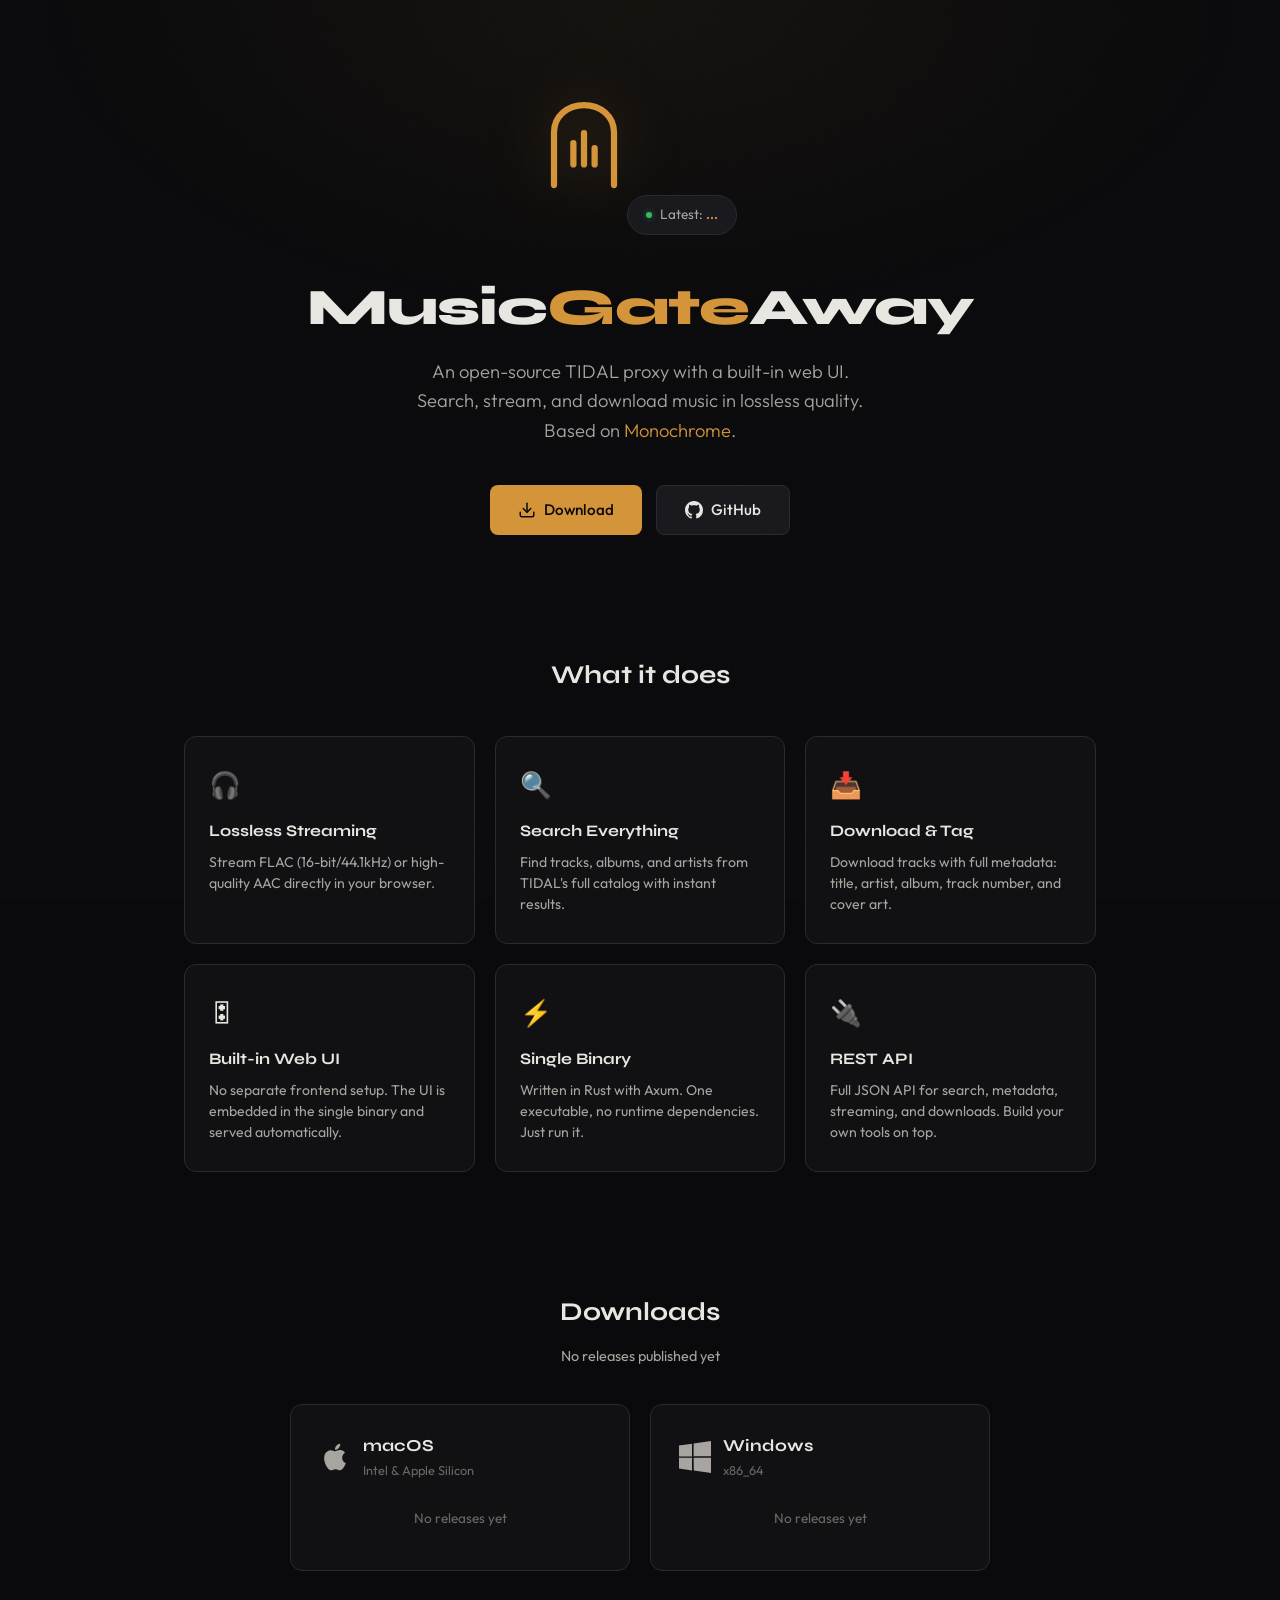
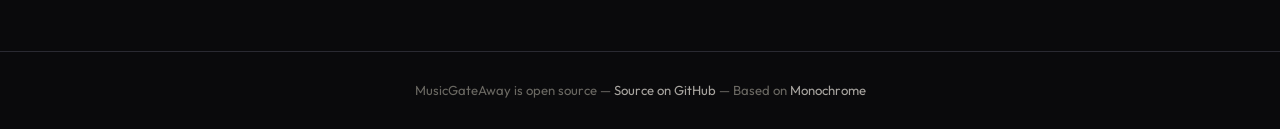
<file: website/index.html>
<!DOCTYPE html>
<html lang="en">
<head>
  <meta charset="UTF-8">
  <meta name="viewport" content="width=device-width, initial-scale=1.0">
  <title>MusicGateAway</title>
  <link rel="icon" type="image/svg+xml" href="data:image/svg+xml,<svg xmlns='http://www.w3.org/2000/svg' viewBox='0 0 32 36'><path d='M4 34V13C4 6.4 9.4 2 16 2s12 4.4 12 11v21' stroke='%23d4943a' stroke-width='2.5' stroke-linecap='round' fill='none'/><rect x='10.5' y='16' width='2.5' height='11' rx='1.25' fill='%23d4943a'/><rect x='14.75' y='12' width='2.5' height='15' rx='1.25' fill='%23d4943a'/><rect x='19' y='18' width='2.5' height='9' rx='1.25' fill='%23d4943a'/></svg>">
  <link rel="preconnect" href="https://fonts.googleapis.com">
  <link rel="preconnect" href="https://fonts.gstatic.com" crossorigin>
  <link href="https://fonts.googleapis.com/css2?family=Outfit:wght@300;400;500;600&family=Syne:wght@600;700;800&display=swap" rel="stylesheet">
  <style>
    *, *::before, *::after { box-sizing: border-box; margin: 0; padding: 0; }

    :root {
      --bg-deep: #0a0a0c;
      --bg: #111114;
      --bg-elevated: #19191e;
      --bg-hover: #222228;
      --border: #2a2a32;
      --text: #e8e6e1;
      --text-secondary: #a8a5a0;
      --text-tertiary: #6a6862;
      --accent: #d4943a;
      --accent-dim: #b07828;
      --accent-glow: rgba(212, 148, 58, 0.15);
      --font-display: 'Syne', sans-serif;
      --font-body: 'Outfit', sans-serif;
    }

    html { scroll-behavior: smooth; }

    body {
      font-family: var(--font-body);
      background: var(--bg-deep);
      color: var(--text);
      line-height: 1.6;
      min-height: 100vh;
      overflow-x: hidden;
    }

    body::before {
      content: '';
      position: fixed;
      inset: 0;
      background: radial-gradient(ellipse 80% 60% at 50% 0%, rgba(212,148,58,0.06) 0%, transparent 60%);
      pointer-events: none;
      z-index: 0;
    }

    /* --- Noise texture --- */
    body::after {
      content: '';
      position: fixed;
      inset: 0;
      opacity: 0.025;
      background-image: url("data:image/svg+xml,%3Csvg viewBox='0 0 256 256' xmlns='http://www.w3.org/2000/svg'%3E%3Cfilter id='n'%3E%3CfeTurbulence type='fractalNoise' baseFrequency='0.9' numOctaves='4' stitchTiles='stitch'/%3E%3C/filter%3E%3Crect width='100%25' height='100%25' filter='url(%23n)'/%3E%3C/svg%3E");
      background-size: 256px 256px;
      pointer-events: none;
      z-index: 0;
    }

    a { color: var(--accent); text-decoration: none; }
    a:hover { color: var(--text); }

    .container {
      max-width: 960px;
      margin: 0 auto;
      padding: 0 24px;
      position: relative;
      z-index: 1;
    }

    /* --- Hero --- */
    .hero {
      text-align: center;
      padding: 100px 0 60px;
    }

    .hero-logo {
      width: 80px;
      height: 90px;
      color: var(--accent);
      margin-bottom: 28px;
      filter: drop-shadow(0 0 30px rgba(212,148,58,0.3));
      animation: fadeInUp 0.6s ease both;
    }

    .hero h1 {
      font-family: var(--font-display);
      font-size: 3.2rem;
      font-weight: 800;
      letter-spacing: -1px;
      margin-bottom: 8px;
      animation: fadeInUp 0.6s ease 0.1s both;
    }

    .hero h1 strong {
      color: var(--accent);
      font-weight: 800;
    }

    .hero .tagline {
      font-size: 1.15rem;
      color: var(--text-secondary);
      font-weight: 300;
      max-width: 480px;
      margin: 0 auto 40px;
      animation: fadeInUp 0.6s ease 0.2s both;
    }

    .hero-actions {
      display: flex;
      gap: 14px;
      justify-content: center;
      flex-wrap: wrap;
      animation: fadeInUp 0.6s ease 0.3s both;
    }

    /* --- Version badge --- */
    .version-badge {
      display: inline-flex;
      align-items: center;
      gap: 8px;
      background: var(--bg-elevated);
      border: 1px solid var(--border);
      border-radius: 100px;
      padding: 8px 18px;
      font-size: 0.85rem;
      color: var(--text-secondary);
      margin-bottom: 32px;
      animation: fadeInUp 0.6s ease 0.05s both;
    }

    .version-badge .ver {
      color: var(--accent);
      font-weight: 600;
    }

    .version-badge .dot {
      width: 6px;
      height: 6px;
      border-radius: 50%;
      background: #3aba5a;
      box-shadow: 0 0 6px #3aba5a88;
    }

    /* --- Buttons --- */
    .btn {
      display: inline-flex;
      align-items: center;
      gap: 8px;
      padding: 12px 28px;
      border-radius: 8px;
      font-family: var(--font-body);
      font-size: 0.95rem;
      font-weight: 500;
      border: none;
      cursor: pointer;
      transition: all 0.2s ease;
      text-decoration: none;
    }

    .btn-primary {
      background: var(--accent);
      color: #0a0a0c;
    }
    .btn-primary:hover {
      background: #e0a548;
      color: #0a0a0c;
      transform: translateY(-1px);
      box-shadow: 0 6px 24px rgba(212,148,58,0.3);
    }

    .btn-secondary {
      background: var(--bg-elevated);
      color: var(--text);
      border: 1px solid var(--border);
    }
    .btn-secondary:hover {
      background: var(--bg-hover);
      transform: translateY(-1px);
      color: var(--text);
    }

    .btn svg {
      width: 18px;
      height: 18px;
    }

    /* --- Features --- */
    .features {
      padding: 60px 0;
    }

    .features h2 {
      font-family: var(--font-display);
      font-size: 1.6rem;
      font-weight: 700;
      text-align: center;
      margin-bottom: 40px;
    }

    .feature-grid {
      display: grid;
      grid-template-columns: repeat(3, 1fr);
      gap: 20px;
    }

    .feature-card {
      background: var(--bg);
      border: 1px solid var(--border);
      border-radius: 12px;
      padding: 28px 24px;
      transition: border-color 0.2s, transform 0.2s;
    }

    .feature-card:hover {
      border-color: var(--accent-dim);
      transform: translateY(-2px);
    }

    .feature-card .icon {
      font-size: 1.6rem;
      margin-bottom: 12px;
      display: block;
    }

    .feature-card h3 {
      font-family: var(--font-display);
      font-size: 1rem;
      font-weight: 700;
      margin-bottom: 8px;
    }

    .feature-card p {
      font-size: 0.88rem;
      color: var(--text-secondary);
      line-height: 1.5;
    }

    /* --- Downloads --- */
    .downloads {
      padding: 60px 0 80px;
    }

    .downloads h2 {
      font-family: var(--font-display);
      font-size: 1.6rem;
      font-weight: 700;
      text-align: center;
      margin-bottom: 12px;
    }

    .downloads .sub {
      text-align: center;
      color: var(--text-secondary);
      font-size: 0.9rem;
      margin-bottom: 36px;
    }

    .download-grid {
      display: grid;
      grid-template-columns: repeat(2, 1fr);
      gap: 20px;
      max-width: 700px;
      margin: 0 auto;
    }

    .dl-card {
      background: var(--bg);
      border: 1px solid var(--border);
      border-radius: 12px;
      padding: 28px;
      display: flex;
      flex-direction: column;
      gap: 16px;
    }

    .dl-card .dl-os {
      display: flex;
      align-items: center;
      gap: 12px;
    }

    .dl-card .dl-os svg {
      width: 32px;
      height: 32px;
      color: var(--text-secondary);
      flex-shrink: 0;
    }

    .dl-card .dl-os-info h3 {
      font-family: var(--font-display);
      font-size: 1.05rem;
      font-weight: 700;
    }

    .dl-card .dl-os-info p {
      font-size: 0.8rem;
      color: var(--text-tertiary);
    }

    .dl-links {
      display: flex;
      flex-direction: column;
      gap: 8px;
    }

    .dl-link {
      display: flex;
      align-items: center;
      justify-content: space-between;
      padding: 10px 14px;
      background: var(--bg-elevated);
      border: 1px solid var(--border);
      border-radius: 8px;
      font-size: 0.85rem;
      color: var(--text);
      text-decoration: none;
      transition: all 0.15s;
    }

    .dl-link:hover {
      border-color: var(--accent-dim);
      background: var(--bg-hover);
      color: var(--text);
    }

    .dl-link .dl-label {
      font-weight: 500;
    }

    .dl-link .dl-size {
      color: var(--text-tertiary);
      font-size: 0.78rem;
    }

    .dl-empty {
      color: var(--text-tertiary);
      font-size: 0.85rem;
      text-align: center;
      padding: 12px;
    }

    /* --- Footer --- */
    footer {
      border-top: 1px solid var(--border);
      padding: 28px 0;
      text-align: center;
      font-size: 0.82rem;
      color: var(--text-tertiary);
    }

    footer a { color: var(--text-secondary); }
    footer a:hover { color: var(--accent); }

    /* --- Spinner --- */
    .spinner {
      display: inline-block;
      width: 16px;
      height: 16px;
      border: 2px solid var(--border);
      border-top-color: var(--accent);
      border-radius: 50%;
      animation: spin 0.6s linear infinite;
    }

    /* --- Animations --- */
    @keyframes fadeInUp {
      from { opacity: 0; transform: translateY(16px); }
      to { opacity: 1; transform: translateY(0); }
    }

    @keyframes spin {
      to { transform: rotate(360deg); }
    }

    /* --- Responsive --- */
    @media (max-width: 768px) {
      .hero { padding: 60px 0 40px; }
      .hero h1 { font-size: 2.2rem; }
      .feature-grid { grid-template-columns: 1fr; }
      .download-grid { grid-template-columns: 1fr; }
    }

    @media (max-width: 480px) {
      .hero h1 { font-size: 1.8rem; }
      .hero-actions { flex-direction: column; align-items: center; }
    }
  </style>
</head>
<body>
  <div class="container">
    <section class="hero">
      <svg class="hero-logo" viewBox="0 0 32 36" fill="none" xmlns="http://www.w3.org/2000/svg">
        <path d="M4 34V13C4 6.4 9.4 2 16 2s12 4.4 12 11v21" stroke="currentColor" stroke-width="2.5" stroke-linecap="round"/>
        <rect x="10.5" y="16" width="2.5" height="11" rx="1.25" fill="currentColor"/>
        <rect x="14.75" y="12" width="2.5" height="15" rx="1.25" fill="currentColor"/>
        <rect x="19" y="18" width="2.5" height="9" rx="1.25" fill="currentColor"/>
      </svg>
      <div class="version-badge">
        <span class="dot"></span>
        <span>Latest: <span class="ver" id="versionTag">loading...</span></span>
      </div>
      <h1>Music<strong>Gate</strong>Away</h1>
      <p class="tagline">An open-source TIDAL proxy with a built-in web UI. Search, stream, and download music in lossless quality. Based on <a href="https://monochrome.samidy.com/">Monochrome</a>.</p>
      <div class="hero-actions">
        <a href="#downloads" class="btn btn-primary">
          <svg viewBox="0 0 24 24" fill="none" stroke="currentColor" stroke-width="2" stroke-linecap="round" stroke-linejoin="round"><path d="M21 15v4a2 2 0 01-2 2H5a2 2 0 01-2-2v-4"/><polyline points="7 10 12 15 17 10"/><line x1="12" y1="15" x2="12" y2="3"/></svg>
          Download
        </a>
        <a href="https://github.com/outcast1000/MusicGateAway" class="btn btn-secondary" target="_blank" rel="noopener">
          <svg viewBox="0 0 24 24" fill="currentColor"><path d="M12 0C5.37 0 0 5.37 0 12c0 5.31 3.435 9.795 8.205 11.385.6.105.825-.255.825-.57 0-.285-.015-1.23-.015-2.235-3.015.555-3.795-.735-4.035-1.41-.135-.345-.72-1.41-1.23-1.695-.42-.225-1.02-.78-.015-.795.945-.015 1.62.87 1.845 1.23 1.08 1.815 2.805 1.305 3.495.99.105-.78.42-1.305.765-1.605-2.67-.3-5.46-1.335-5.46-5.925 0-1.305.465-2.385 1.23-3.225-.12-.3-.54-1.53.12-3.18 0 0 1.005-.315 3.3 1.23.96-.27 1.98-.405 3-.405s2.04.135 3 .405c2.295-1.56 3.3-1.23 3.3-1.23.66 1.65.24 2.88.12 3.18.765.84 1.23 1.905 1.23 3.225 0 4.605-2.805 5.625-5.475 5.925.435.375.81 1.095.81 2.22 0 1.605-.015 2.895-.015 3.3 0 .315.225.69.825.57A12.02 12.02 0 0024 12c0-6.63-5.37-12-12-12z"/></svg>
          GitHub
        </a>
      </div>
    </section>

    <section class="features">
      <h2>What it does</h2>
      <div class="feature-grid">
        <div class="feature-card">
          <span class="icon">&#127911;</span>
          <h3>Lossless Streaming</h3>
          <p>Stream FLAC (16-bit/44.1kHz) or high-quality AAC directly in your browser.</p>
        </div>
        <div class="feature-card">
          <span class="icon">&#128269;</span>
          <h3>Search Everything</h3>
          <p>Find tracks, albums, and artists from TIDAL's full catalog with instant results.</p>
        </div>
        <div class="feature-card">
          <span class="icon">&#128229;</span>
          <h3>Download & Tag</h3>
          <p>Download tracks with full metadata: title, artist, album, track number, and cover art.</p>
        </div>
        <div class="feature-card">
          <span class="icon">&#127899;</span>
          <h3>Built-in Web UI</h3>
          <p>No separate frontend setup. The UI is embedded in the single binary and served automatically.</p>
        </div>
        <div class="feature-card">
          <span class="icon">&#9889;</span>
          <h3>Single Binary</h3>
          <p>Written in Rust with Axum. One executable, no runtime dependencies. Just run it.</p>
        </div>
        <div class="feature-card">
          <span class="icon">&#128268;</span>
          <h3>REST API</h3>
          <p>Full JSON API for search, metadata, streaming, and downloads. Build your own tools on top.</p>
        </div>
      </div>
    </section>

    <section class="downloads" id="downloads">
      <h2>Downloads</h2>
      <p class="sub" id="releaseInfo">Fetching latest release...</p>
      <div class="download-grid" id="downloadGrid">
        <div class="dl-card">
          <div class="dl-os">
            <svg viewBox="0 0 24 24" fill="currentColor"><path d="M18.71 19.5c-.83 1.24-1.71 2.45-3.05 2.47-1.34.03-1.77-.79-3.29-.79-1.53 0-2 .77-3.27.82-1.31.05-2.3-1.32-3.14-2.53C4.25 17 2.94 12.45 4.7 9.39c.87-1.52 2.43-2.48 4.12-2.51 1.28-.02 2.5.87 3.29.87.78 0 2.26-1.07 3.8-.91.65.03 2.47.26 3.64 1.98-.09.06-2.17 1.28-2.15 3.81.03 3.02 2.65 4.03 2.68 4.04-.03.07-.42 1.44-1.38 2.83M13 3.5c.73-.83 1.94-1.46 2.94-1.5.13 1.17-.34 2.35-1.04 3.19-.69.85-1.83 1.51-2.95 1.42-.15-1.15.41-2.35 1.05-3.11z"/></svg>
            <div class="dl-os-info">
              <h3>macOS</h3>
              <p>Intel &amp; Apple Silicon</p>
            </div>
          </div>
          <div class="dl-links" id="macLinks"><div class="dl-empty"><span class="spinner"></span></div></div>
        </div>
        <div class="dl-card">
          <div class="dl-os">
            <svg viewBox="0 0 24 24" fill="currentColor"><path d="M0 3.449L9.75 2.1v9.451H0m10.949-9.602L24 0v11.4H10.949M0 12.6h9.75v9.451L0 20.699M10.949 12.6H24V24l-12.9-1.801"/></svg>
            <div class="dl-os-info">
              <h3>Windows</h3>
              <p>x86_64</p>
            </div>
          </div>
          <div class="dl-links" id="winLinks"><div class="dl-empty"><span class="spinner"></span></div></div>
        </div>
      </div>
    </section>
  </div>

  <footer>
    <div class="container">
      MusicGateAway is open source &mdash; <a href="https://github.com/outcast1000/MusicGateAway" target="_blank" rel="noopener">Source on GitHub</a> &mdash; Based on <a href="https://monochrome.samidy.com/" target="_blank" rel="noopener">Monochrome</a>
    </div>
  </footer>

  <script>
    const REPO = 'outcast1000/MusicGateAway';

    function formatBytes(bytes) {
      if (bytes < 1024) return bytes + ' B';
      if (bytes < 1048576) return (bytes / 1024).toFixed(1) + ' KB';
      return (bytes / 1048576).toFixed(1) + ' MB';
    }

    function classifyAsset(name) {
      const n = name.toLowerCase();
      if (n.endsWith('.dmg') || n.endsWith('.pkg') || n.includes('macos') || n.includes('darwin')) {
        if (n.includes('aarch64') || n.includes('arm64')) return { os: 'mac', arch: 'Apple Silicon' };
        if (n.includes('x64') || n.includes('x86_64') || n.includes('intel')) return { os: 'mac', arch: 'Intel' };
        return { os: 'mac', arch: '' };
      }
      if (n.endsWith('.exe') || n.endsWith('.msi') || n.includes('windows') || n.includes('win')) {
        return { os: 'win', arch: 'x86_64' };
      }
      return null;
    }

    function labelForAsset(name) {
      const n = name.toLowerCase();
      if (n.endsWith('.pkg')) return 'Installer (.pkg)';
      if (n.endsWith('.dmg')) return 'Disk Image (.dmg)';
      if (n.endsWith('.tar.gz') || n.endsWith('.tgz')) return 'Portable (.tar.gz)';
      if (n.endsWith('.zip')) return 'Portable (.zip)';
      if (n.includes('setup') && n.endsWith('.exe')) return 'Setup Installer (.exe)';
      if (n.endsWith('.msi')) return 'Installer (.msi)';
      if (n.endsWith('.exe')) return 'Executable (.exe)';
      return name;
    }

    async function loadRelease() {
      const versionEl = document.getElementById('versionTag');
      const infoEl = document.getElementById('releaseInfo');
      const macLinksEl = document.getElementById('macLinks');
      const winLinksEl = document.getElementById('winLinks');

      try {
        const resp = await fetch(`https://api.github.com/repos/${REPO}/releases/latest`);
        if (!resp.ok) throw new Error(`HTTP ${resp.status}`);
        const release = await resp.json();

        versionEl.textContent = release.tag_name;
        const date = new Date(release.published_at).toLocaleDateString('en-US', { year: 'numeric', month: 'short', day: 'numeric' });
        infoEl.innerHTML = `${release.tag_name} &mdash; released ${date}`;

        const macAssets = [];
        const winAssets = [];

        for (const asset of release.assets) {
          const cls = classifyAsset(asset.name);
          if (!cls) continue;
          const entry = {
            name: asset.name,
            url: asset.browser_download_url,
            size: asset.size,
            label: labelForAsset(asset.name),
            arch: cls.arch
          };
          if (cls.os === 'mac') macAssets.push(entry);
          else if (cls.os === 'win') winAssets.push(entry);
        }

        function renderLinks(assets) {
          if (assets.length === 0) return '<div class="dl-empty">No assets available yet</div>';
          return assets.map(a => `
            <a href="${a.url}" class="dl-link">
              <span class="dl-label">${a.label}${a.arch ? ' &mdash; ' + a.arch : ''}</span>
              <span class="dl-size">${formatBytes(a.size)}</span>
            </a>
          `).join('');
        }

        macLinksEl.innerHTML = renderLinks(macAssets);
        winLinksEl.innerHTML = renderLinks(winAssets);

      } catch (e) {
        console.error('Failed to fetch release:', e);
        versionEl.textContent = '...';
        infoEl.textContent = 'No releases published yet';
        macLinksEl.innerHTML = '<div class="dl-empty">No releases yet</div>';
        winLinksEl.innerHTML = '<div class="dl-empty">No releases yet</div>';
      }
    }

    loadRelease();
  </script>
</body>
</html>
</file>
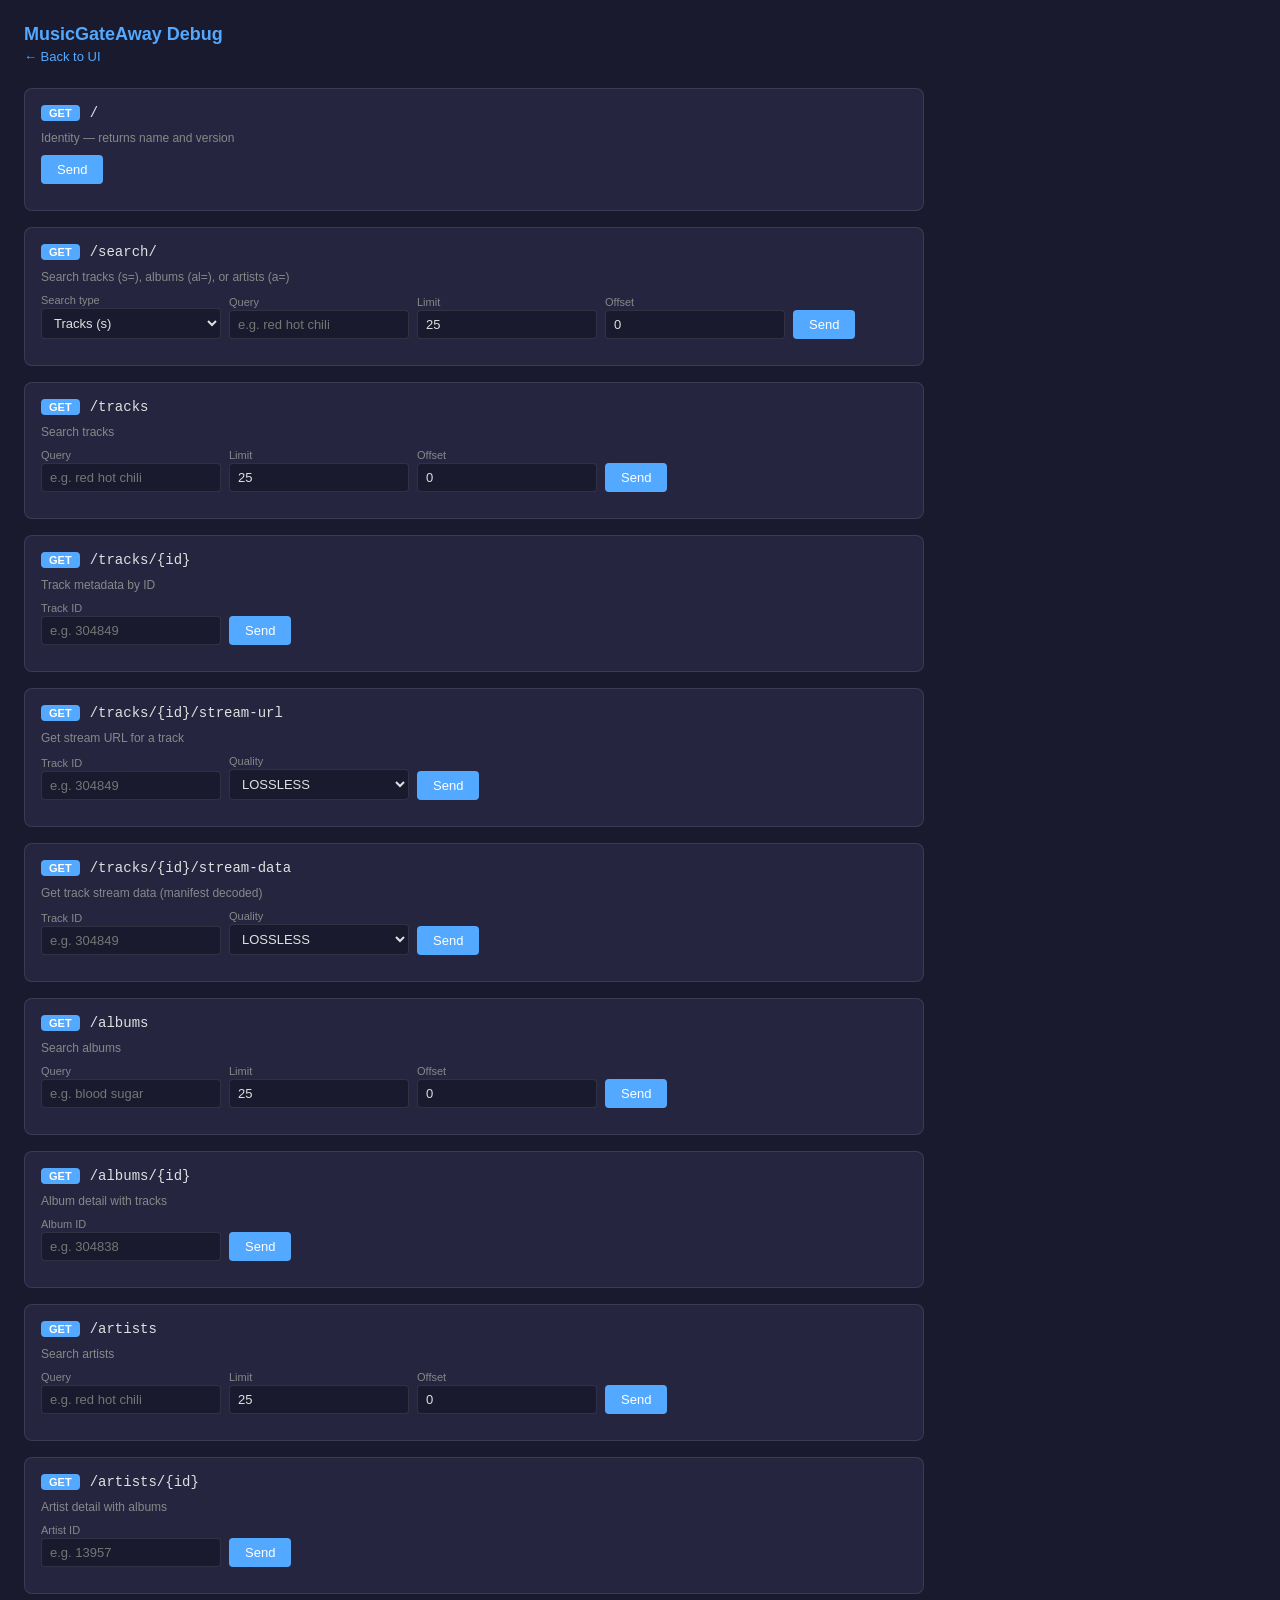
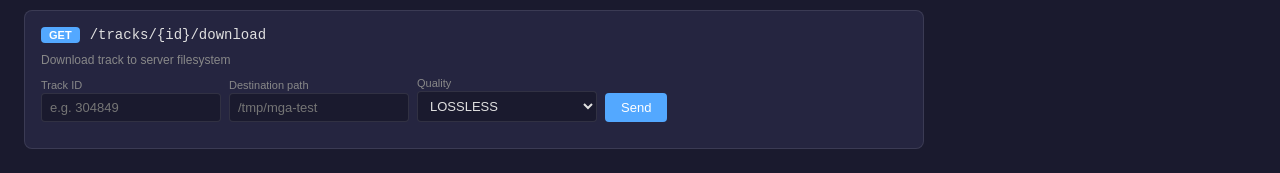
<file: frontend/debug.html>
<!DOCTYPE html>
<html lang="en">
<head>
  <meta charset="UTF-8">
  <meta name="viewport" content="width=device-width, initial-scale=1.0">
  <title>MusicGateAway — Debug</title>
  <style>
    :root { --bg: #1a1a2e; --bg-surface: #252540; --border: rgba(255,255,255,0.1); --text: #e0e0e0; --text-sec: #888; --accent: #53a8ff; --ok: #4caf50; --err: #ef5350; }
    * { margin: 0; padding: 0; box-sizing: border-box; }
    body { font-family: -apple-system, BlinkMacSystemFont, "Segoe UI", Roboto, sans-serif; background: var(--bg); color: var(--text); padding: 24px; }
    h1 { font-size: 18px; color: var(--accent); margin-bottom: 4px; }
    .subtitle { font-size: 13px; color: var(--text-sec); margin-bottom: 24px; }
    .subtitle a { color: var(--accent); text-decoration: none; }
    .subtitle a:hover { text-decoration: underline; }
    .endpoints { display: flex; flex-direction: column; gap: 16px; max-width: 900px; }
    .endpoint { background: var(--bg-surface); border: 1px solid var(--border); border-radius: 8px; padding: 16px; }
    .ep-header { display: flex; align-items: center; gap: 10px; margin-bottom: 10px; }
    .ep-method { background: var(--accent); color: #fff; font-size: 11px; font-weight: 700; padding: 2px 8px; border-radius: 4px; }
    .ep-path { font-size: 14px; font-family: monospace; }
    .ep-desc { font-size: 12px; color: var(--text-sec); margin-bottom: 10px; }
    .ep-form { display: flex; flex-wrap: wrap; gap: 8px; align-items: flex-end; }
    .ep-field { display: flex; flex-direction: column; gap: 2px; }
    .ep-field label { font-size: 11px; color: var(--text-sec); }
    .ep-field input, .ep-field select { background: var(--bg); border: 1px solid var(--border); border-radius: 4px; padding: 6px 8px; color: var(--text); font-size: 13px; width: 180px; }
    .ep-field input:focus, .ep-field select:focus { border-color: var(--accent); outline: none; }
    .ep-btn { background: var(--accent); color: #fff; border: none; border-radius: 4px; padding: 7px 16px; font-size: 13px; cursor: pointer; align-self: flex-end; }
    .ep-btn:hover { opacity: 0.85; }
    .ep-btn:disabled { opacity: 0.5; cursor: default; }
    .ep-result { margin-top: 10px; }
    .ep-status { font-size: 12px; margin-bottom: 4px; }
    .ep-status.ok { color: var(--ok); }
    .ep-status.err { color: var(--err); }
    .ep-output { background: var(--bg); border: 1px solid var(--border); border-radius: 4px; padding: 10px; font-family: monospace; font-size: 12px; max-height: 300px; overflow: auto; white-space: pre-wrap; word-break: break-all; }
    .ep-time { font-size: 11px; color: var(--text-sec); margin-top: 4px; }
  </style>
</head>
<body>
  <h1>MusicGateAway Debug</h1>
  <p class="subtitle"><a href="/ui/">&larr; Back to UI</a></p>
  <div class="endpoints" id="endpoints"></div>

  <script>
    const endpoints = [
      { method: "GET", path: "/", desc: "Identity — returns name and version", fields: [] },
      { method: "GET", path: "/search/", desc: "Search tracks (s=), albums (al=), or artists (a=)", fields: [
        { name: "_type", label: "Search type", type: "select", options: ["Tracks (s)", "Albums (al)", "Artists (a)"], value: "Tracks (s)" },
        { name: "_query", label: "Query", placeholder: "e.g. red hot chili" },
        { name: "limit", label: "Limit", placeholder: "25", value: "25" },
        { name: "offset", label: "Offset", placeholder: "0", value: "0" },
      ]},
      { method: "GET", path: "/tracks", desc: "Search tracks", fields: [
        { name: "s", label: "Query", placeholder: "e.g. red hot chili" },
        { name: "limit", label: "Limit", placeholder: "25", value: "25" },
        { name: "offset", label: "Offset", placeholder: "0", value: "0" },
      ]},
      { method: "GET", path: "/tracks/{id}", desc: "Track metadata by ID", pathParam: true, fields: [
        { name: "_id", label: "Track ID", placeholder: "e.g. 304849" },
      ]},
      { method: "GET", path: "/tracks/{id}/stream-url", desc: "Get stream URL for a track", pathParam: true, fields: [
        { name: "_id", label: "Track ID", placeholder: "e.g. 304849" },
        { name: "quality", label: "Quality", type: "select", options: ["LOSSLESS", "HIGH"], value: "LOSSLESS" },
      ]},
      { method: "GET", path: "/tracks/{id}/stream-data", desc: "Get track stream data (manifest decoded)", pathParam: true, fields: [
        { name: "_id", label: "Track ID", placeholder: "e.g. 304849" },
        { name: "quality", label: "Quality", type: "select", options: ["LOSSLESS", "HIGH"], value: "LOSSLESS" },
      ]},
      { method: "GET", path: "/albums", desc: "Search albums", fields: [
        { name: "s", label: "Query", placeholder: "e.g. blood sugar" },
        { name: "limit", label: "Limit", placeholder: "25", value: "25" },
        { name: "offset", label: "Offset", placeholder: "0", value: "0" },
      ]},
      { method: "GET", path: "/albums/{id}", desc: "Album detail with tracks", pathParam: true, fields: [
        { name: "_id", label: "Album ID", placeholder: "e.g. 304838" },
      ]},
      { method: "GET", path: "/artists", desc: "Search artists", fields: [
        { name: "s", label: "Query", placeholder: "e.g. red hot chili" },
        { name: "limit", label: "Limit", placeholder: "25", value: "25" },
        { name: "offset", label: "Offset", placeholder: "0", value: "0" },
      ]},
      { method: "GET", path: "/artists/{id}", desc: "Artist detail with albums", pathParam: true, fields: [
        { name: "_id", label: "Artist ID", placeholder: "e.g. 13957" },
      ]},
      { method: "GET", path: "/tracks/{id}/download", desc: "Download track to server filesystem", pathParam: true, fields: [
        { name: "_id", label: "Track ID", placeholder: "e.g. 304849" },
        { name: "dest", label: "Destination path", placeholder: "/tmp/mga-test" },
        { name: "quality", label: "Quality", type: "select", options: ["LOSSLESS", "HIGH"], value: "LOSSLESS" },
      ]},
    ];

    const container = document.getElementById("endpoints");

    endpoints.forEach((ep, i) => {
      const div = document.createElement("div");
      div.className = "endpoint";
      div.innerHTML = `
        <div class="ep-header">
          <span class="ep-method">${ep.method}</span>
          <span class="ep-path">${ep.path}</span>
        </div>
        <div class="ep-desc">${ep.desc}</div>
        <form class="ep-form" data-idx="${i}">
          ${ep.fields.map(f => {
            if (f.type === "select") {
              return `<div class="ep-field"><label>${f.label}</label><select name="${f.name}">${f.options.map(o => `<option value="${o}"${o === f.value ? ' selected' : ''}>${o}</option>`).join('')}</select></div>`;
            }
            return `<div class="ep-field"><label>${f.label}</label><input name="${f.name}" placeholder="${f.placeholder || ''}" value="${f.value || ''}"></div>`;
          }).join('')}
          <button class="ep-btn" type="submit">Send</button>
        </form>
        <div class="ep-result" id="result-${i}"></div>
      `;
      container.appendChild(div);
    });

    document.querySelectorAll(".ep-form").forEach(form => {
      form.addEventListener("submit", async (e) => {
        e.preventDefault();
        const idx = form.dataset.idx;
        const ep = endpoints[idx];
        const resultDiv = document.getElementById(`result-${idx}`);
        const btn = form.querySelector(".ep-btn");

        const params = new URLSearchParams();
        ep.fields.forEach(f => {
          if (f.name.startsWith("_")) return;
          const val = form.elements[f.name].value.trim();
          if (val) params.set(f.name, val);
        });

        // Handle search type mapping
        if (form.elements["_type"] && form.elements["_query"]) {
          const typeVal = form.elements["_type"].value;
          const query = form.elements["_query"].value.trim();
          if (query) {
            const key = typeVal.startsWith("Albums") ? "al" : typeVal.startsWith("Artists") ? "a" : "s";
            params.set(key, query);
          }
        }

        // Handle path parameters ({id} substitution)
        let basePath = ep.path;
        if (ep.pathParam && form.elements["_id"]) {
          const idVal = form.elements["_id"].value.trim();
          basePath = basePath.replace("{id}", encodeURIComponent(idVal));
        }

        const qs = params.toString();
        const url = basePath + (qs ? "?" + qs : "");

        btn.disabled = true;
        btn.textContent = "Loading...";
        resultDiv.innerHTML = "";

        const t0 = performance.now();
        try {
          const resp = await fetch(url);
          const elapsed = Math.round(performance.now() - t0);
          const text = await resp.text();
          let formatted = text;
          try { formatted = JSON.stringify(JSON.parse(text), null, 2); } catch {}

          resultDiv.innerHTML = `
            <div class="ep-status ${resp.ok ? 'ok' : 'err'}">HTTP ${resp.status} ${resp.statusText}</div>
            <div class="ep-output">${escHtml(formatted)}</div>
            <div class="ep-time">${elapsed}ms</div>
          `;
        } catch (err) {
          const elapsed = Math.round(performance.now() - t0);
          resultDiv.innerHTML = `
            <div class="ep-status err">Network error: ${escHtml(err.message)}</div>
            <div class="ep-time">${elapsed}ms</div>
          `;
        }
        btn.disabled = false;
        btn.textContent = "Send";
      });
    });

    function escHtml(s) {
      const d = document.createElement("div");
      d.textContent = s;
      return d.innerHTML;
    }
  </script>
</body>
</html>
</file>
